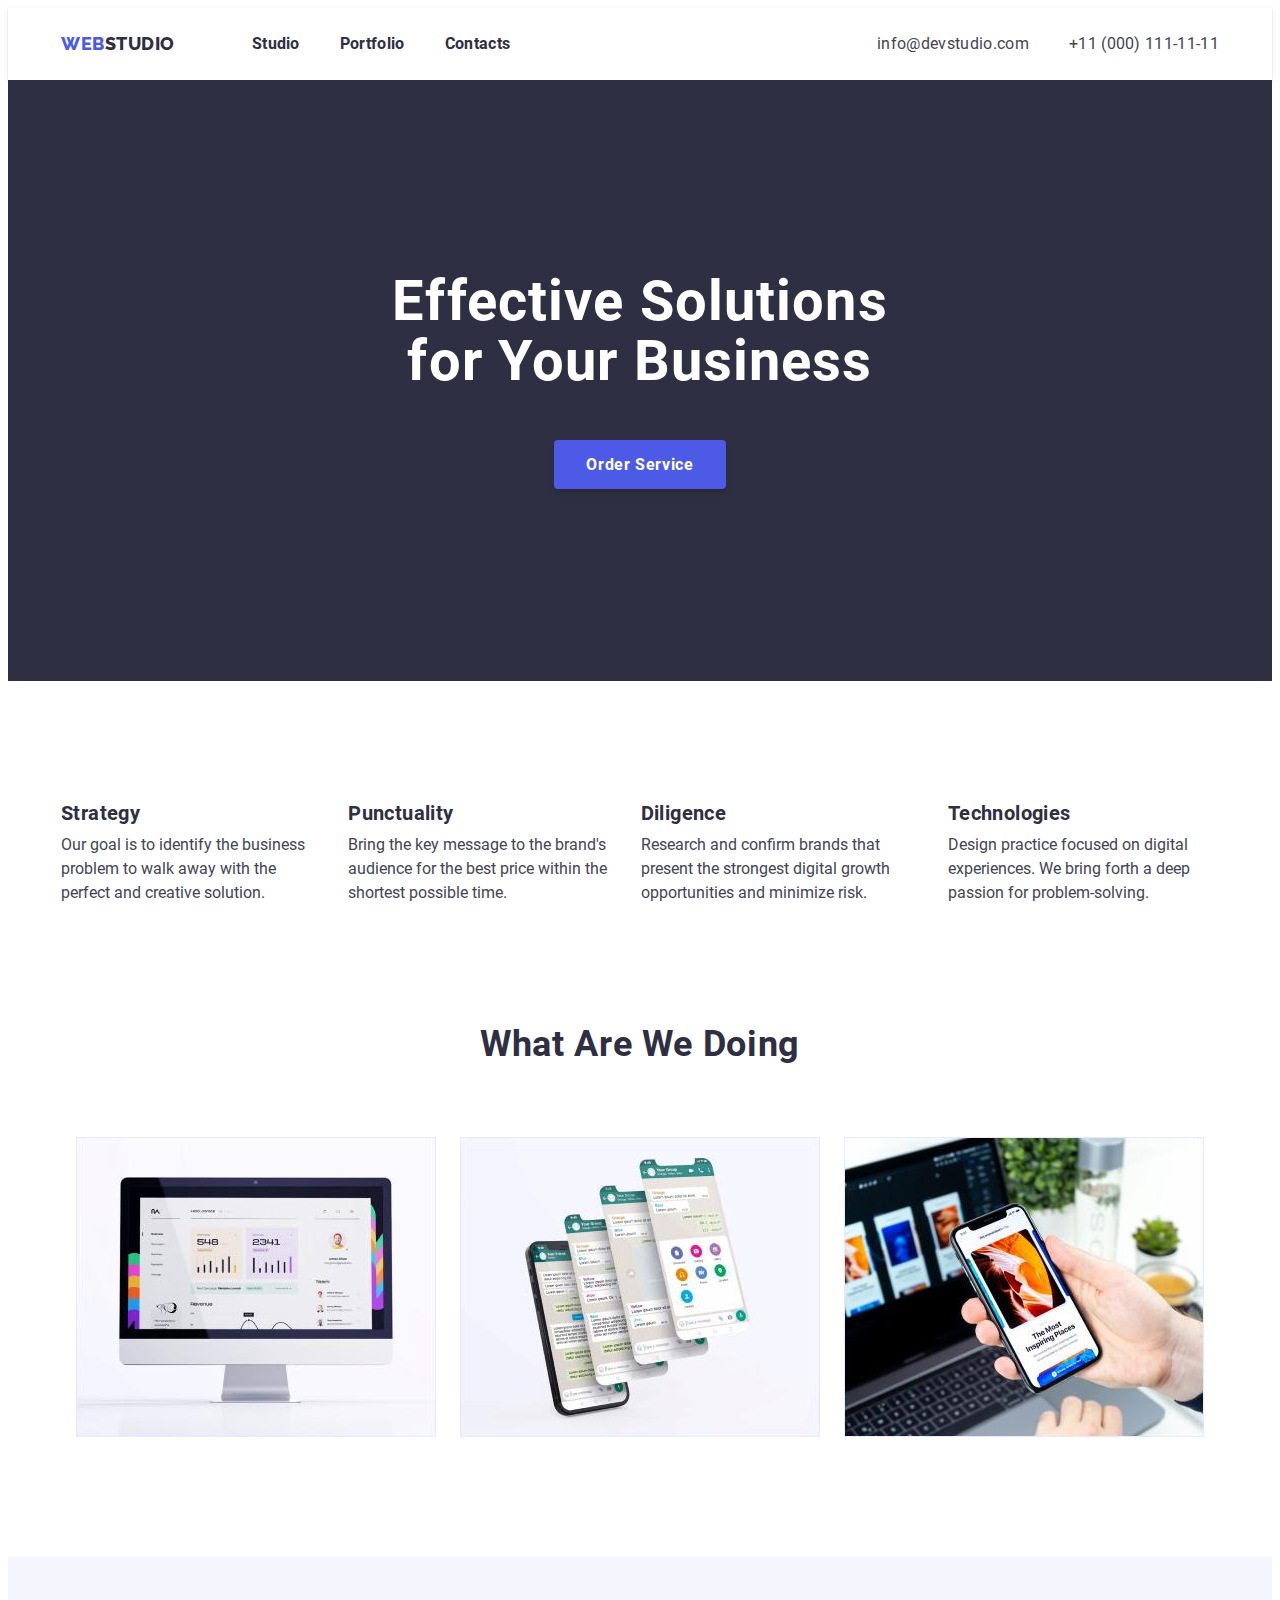
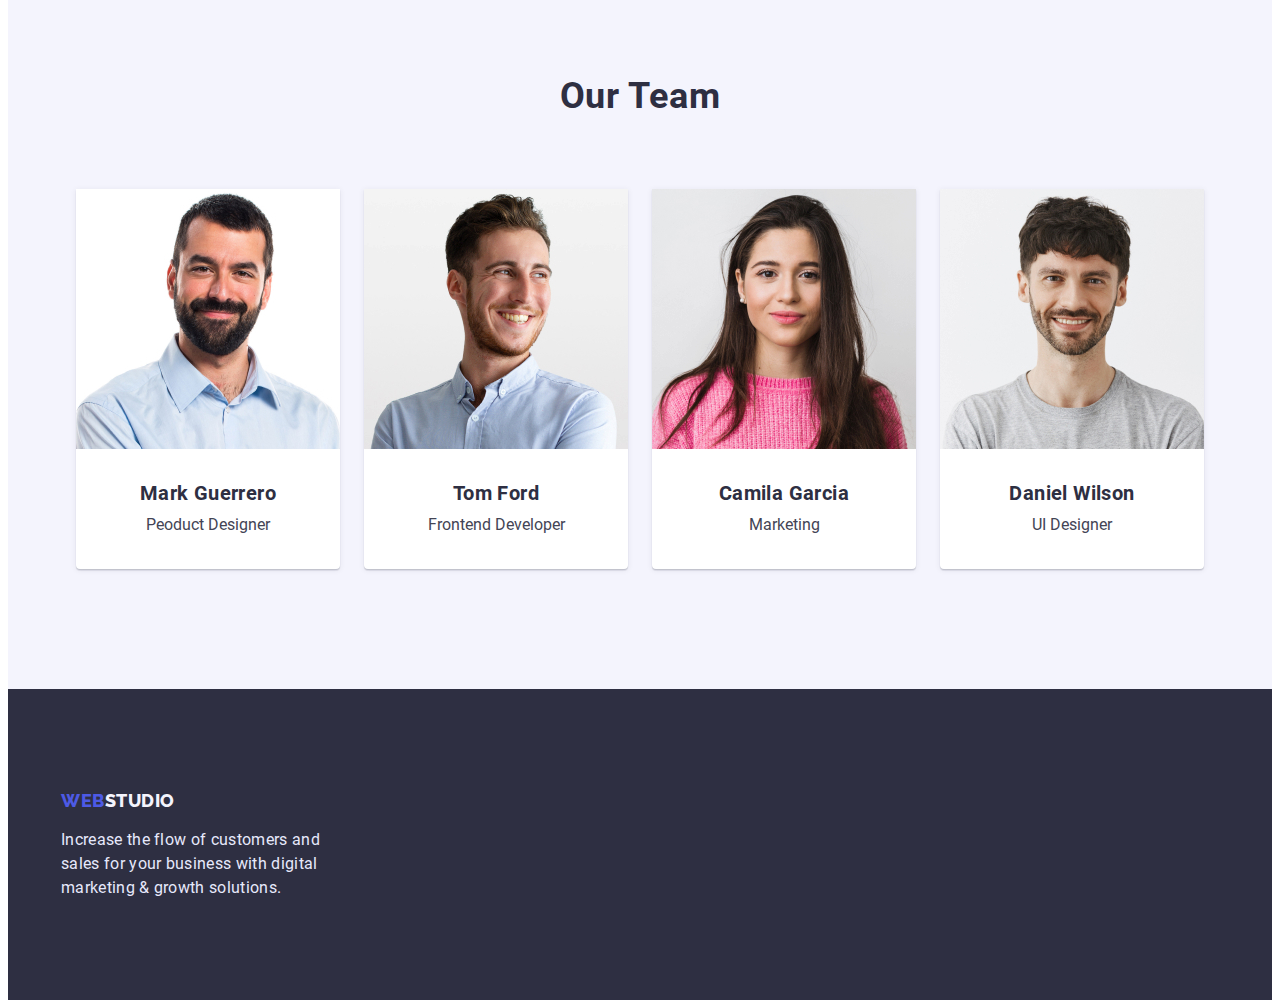
<file: index.html>
<!DOCTYPE html>
<html lang="en">
<head>
    <meta charset="UTF-8">
    <meta http-equiv="X-UA-Compatible" content="IE=edge">
    <meta name="viewport" content="width=device-width, initial-scale=1.0">
    <title>Module 1.1</title>
    
    <link rel="stylesheet" 
    href="https://cdnjs.cloudflare.com/ajax/libs/modern-normalize/1.1.0/modern-normalize.min.css" 
    integrity="sha512-wpPYUAdjBVSE4KJnH1VR1HeZfpl1ub8YT/NKx4PuQ5NmX2tKuGu6U/JRp5y+Y8XG2tV+wKQpNHVUX03MfMFn9Q==" 
    crossorigin="anonymous" 
    referrerpolicy="no-referrer" 
    />
    <link rel="stylesheet" href="./css/styles.css" />
</head>
<body>
    <!--HEADER-->
    <header class="head">
        <div class="container head-set">
        <nav class="main-nav"> 
        <a class="webstudio" href="./index.html"><span class="web-btn">WEB</span>STUDIO</a>
        <ul class="header-list">
        <li><a class="navigation link" href="./index.html">Studio</a></li>
        <li><a class="navigation link" href="./portfolio.html">Portfolio</a></li>
        <li><a class="navigation link" href="./index.html">Contacts</a></li>
        </ul>
        </nav>
         <ul class="header-list">
        <li><a class="contacts link" href="mailto:info@devstudio.com">info@devstudio.com</a>
        </li>
        <li><a class="contacts link" href="tel:+11(000)111-11-11">+11 (000) 111-11-11</a>
        </li>
    </ul>
    </div>
    </header>
    

<!--FIRST SECTION-->
    <main>
    <section class="head-section">
        <div class="container">
        <h1 class="heading">Effective Solutions <br> for Your Business</h1>
        <button class="header-btn btn" type="button">Order Service</button>
        </div>
    </section>

      <!--ABOUT-->
    
    <section class="section-about">
    <div class="container">
        <ul class="section-hero1">
            <li>
                <h3 class="hero">Strategy</h3>
                <p class="hero-text">Our goal is to identify the business
                problem to walk away with the perfect and creative solution. </p>
            </li>
            <li>
                <h3 class="hero">Punctuality</h3>
                <p class="hero-text">Bring the key message to the brand's audience for the best price within the shortest possible time.</p>
            </li>
            <li>
                <h3 class="hero">Diligence</h3>
                <p class="hero-text">Research and confirm brands that present the strongest digital growth opportunities and minimize risk.</p>
            </li>
            <li>
                <h3 class="hero">Technologies</h3>
                <p class="hero-text">Design practice focused on digital experiences. We bring forth a deep passion for problem-solving.</p>
            </li>
        </ul>
    </div>
    </section>
    <!--ABOUT-->
    <section class="section">
    <div class="container">
        <h2 class="about-us">What Are We Doing</h2>
        <ul class="photos">
            <li>
                <img width="360" height="300" src="./image/image-1.jpg" alt="photo-1-computer">
            </li>
            <li>
                <img width="360" height="300" src="./image/image-2.jpg" alt="photo-2-chats">
            </li>
            <li>
                <img width="360" height="300" src="./image/image-3.jpg" alt="photo-3-telephone">
            </li>
        </ul>
    </div>
    </section>
    
    <section class="section-back-color">
        <div class="container">
        <h2 class="about-us">Our Team</h2>
        <ul class="photos">
            <li class="section-about-us">
                <img width="264" height="260" src="./image/image-f1.jpg" alt="photo-4-first">
                <div class="aboutus-text">
                <h3 class="hero">Mark Guerrero</h3>
                <p class="hero-text">Peoduct Designer</p>
                </div>
            </li>
            <li class="section-about-us">
                <img width="264" height="260" src="./image/image-f2.jpg" alt="photo-5-second">
                <div class="aboutus-text">
                <h3 class="hero">Tom Ford</h3>
                <p class="hero-text">Frontend Developer</p>
                </div>
            </li>
            <li class="section-about-us">
                <img width="264" height="260" src="./image/image-f3.jpg" alt="photo-6-third">
                <div class="aboutus-text">
                <h3 class="hero">Camila Garcia</h3>
                <p class="hero-text">Marketing</p>
                </div>
            </li>
            <li class="section-about-us">
                <img width="264" height="260" src="./image/image-f4.jpg" alt="photo-7-fourth">
                <div class="aboutus-text">
                <h3 class="hero">Daniel Wilson</h3>
                <p class="hero-text">UI Designer</p>
                </div>
            </li>
        </ul>
    </div>
    </section>
    </main>
<!--FOOTER-->
    <footer class="footer">
        <div class="container">
        <a class="webstudio-footer" href="./index.html"><span class="web-btn">WEB</span>STUDIO</a>
        <p class="footer-info">Increase the flow of customers and sales for your business with digital marketing & growth solutions.</p>
        </div>
    </footer>
</body>
</html>
</file>
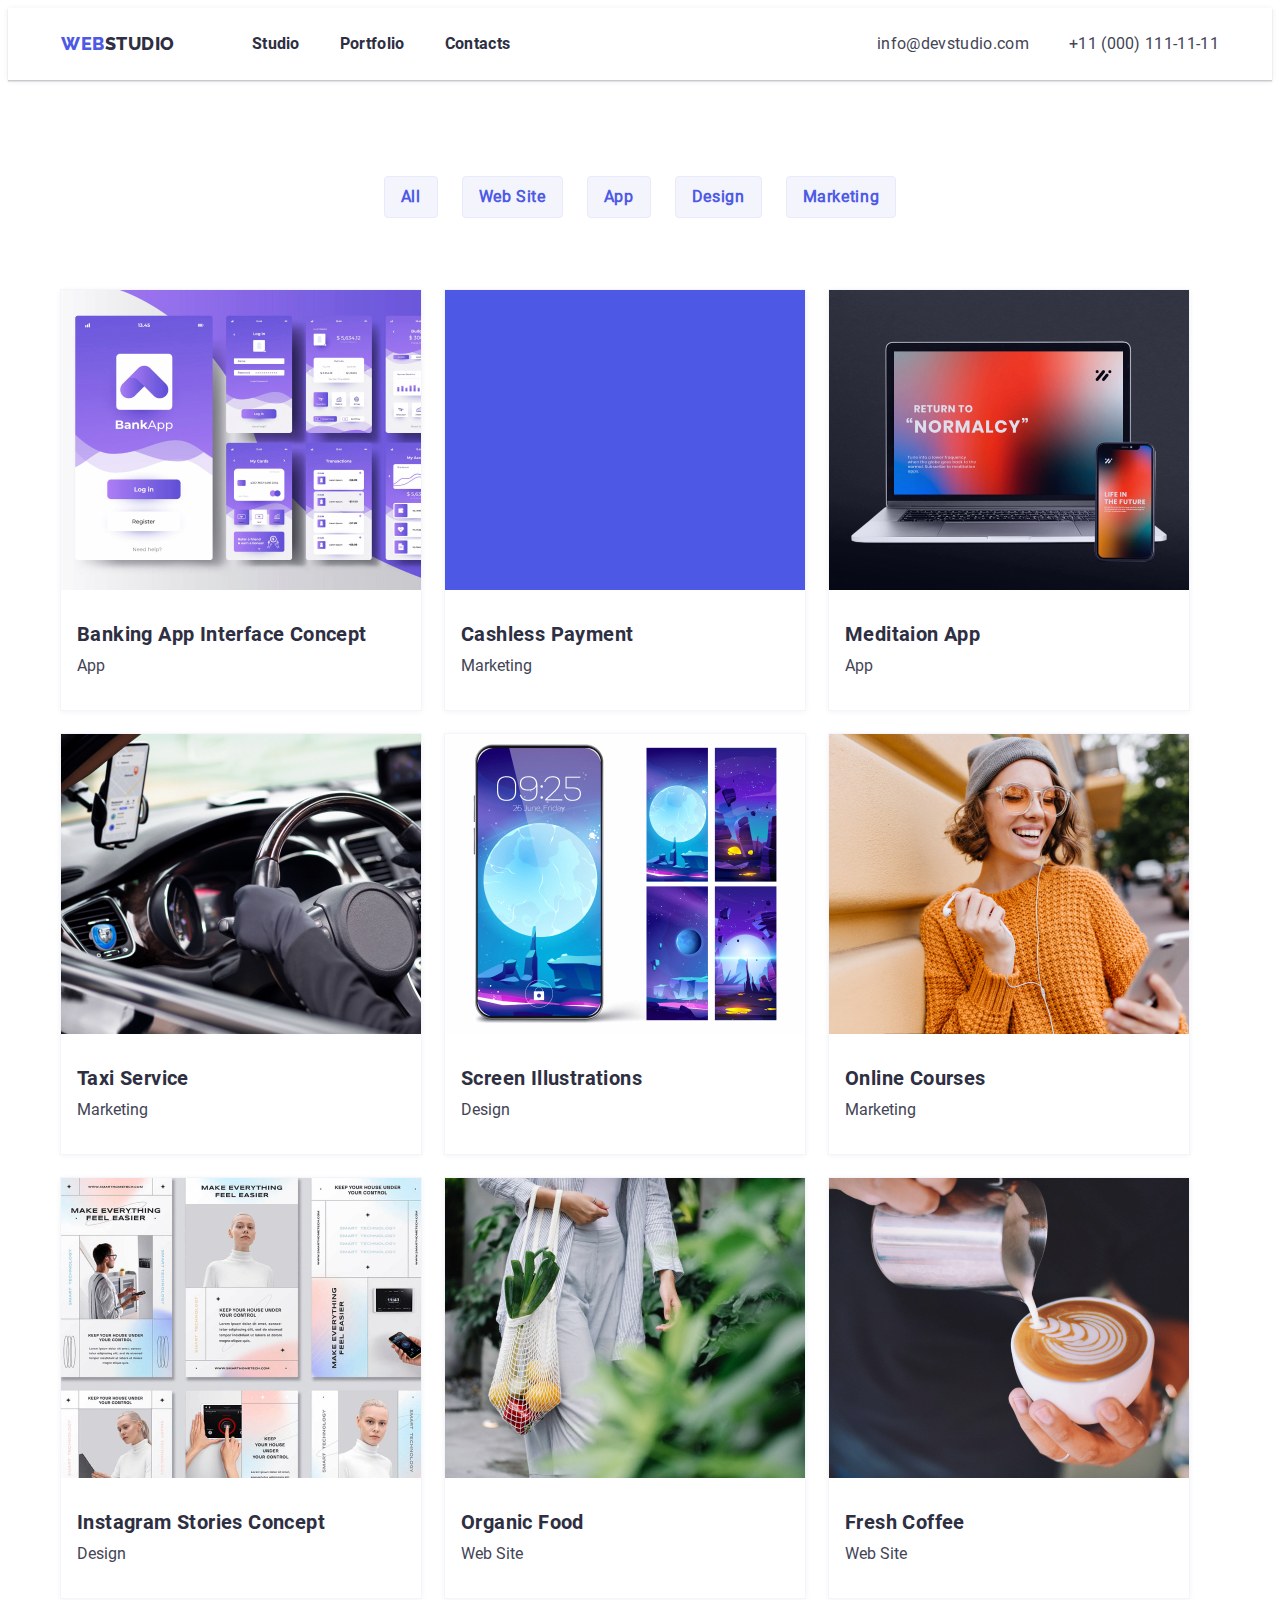
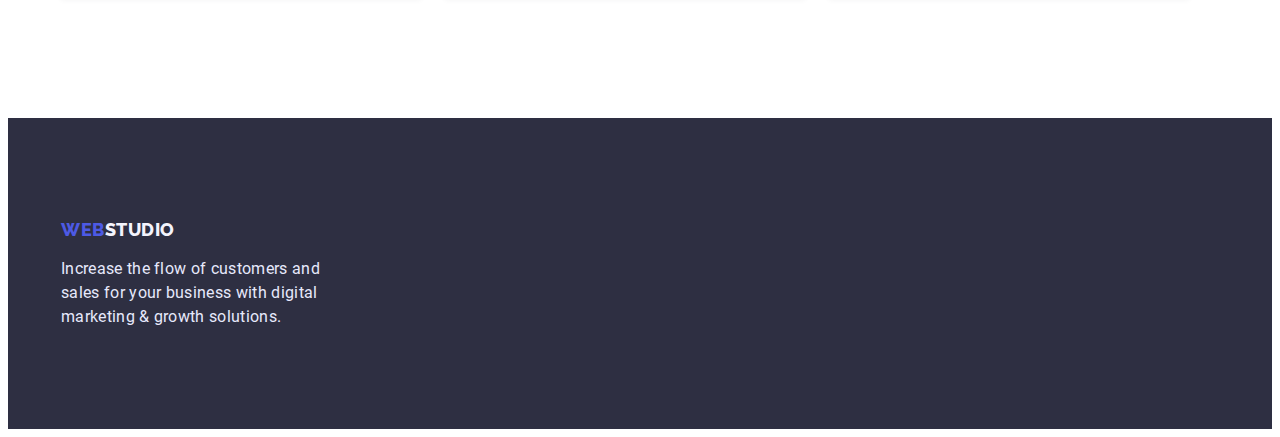
<file: portfolio.html>
<!DOCTYPE html>
<html lang="en">
<head>
    <meta charset="UTF-8">
    <meta http-equiv="X-UA-Compatible" content="IE=edge">
    <meta name="viewport" content="width=device-width, initial-scale=1.0">
    
    <link rel="stylesheet" 
    href="https://cdnjs.cloudflare.com/ajax/libs/modern-normalize/1.1.0/modern-normalize.min.css" 
    integrity="sha512-wpPYUAdjBVSE4KJnH1VR1HeZfpl1ub8YT/NKx4PuQ5NmX2tKuGu6U/JRp5y+Y8XG2tV+wKQpNHVUX03MfMFn9Q==" 
    crossorigin="anonymous" 
    referrerpolicy="no-referrer"
    />
   
    <link rel="stylesheet" href="./css/styles.css">
    <title>Portfolio</title>
</head>
<body>
    <!--HEADER-->
    <header class="head">
        <div class="container head-set">
        <nav class="main-nav">
            <a class="webstudio" href="./index.html"><span class="web-btn">WEB</span>STUDIO</a>
            <ul class="header-list">
                <li><a class="navigation link" href="./index.html">Studio</a></li>
                <li><a class="navigation link" href="./portfolio.html">Portfolio</a></li>
                <li><a class="navigation link" href="./index.html">Contacts</a></li>
                </ul>
        </nav>
        <ul class="header-list">
            <li><a class="contacts link" href="mailto:info@devstudio.com">info@devstudio.com</a>
            </li>
            <li><a class="contacts link" href="tel:+11(000)111-11-11">+11 (000) 111-11-11</a>
            </li>
        </ul>
    </div>
    </header>
<!--NAVIGATION-->
    <main>
        <section class="section-portfolio">
    <div class="container">
        <ul class="buttons">
            <li><button class="portfolio-btn">All</button></li> 
            <li><button class="portfolio-btn">Web Site</button></li> 
            <li><button class="portfolio-btn">App</button></li>
            <li><button class="portfolio-btn">Design</button></li>
            <li><button class="portfolio-btn">Marketing</button></li>
           </ul>
       
       <!--CONCEPTS-->
        <ul class="main-content-portfolio">
       <li class="photo-base">
        <img
        width="360" 
        src="./image/image-p1.jpg" 
        alt="Banking App">
        <div class="portfolio-text">
       <h3 class="hero">Banking App Interface Concept</h3>
       <p class="hero-text">App</p>
        </div>
       </li>
       <li class="photo-base">
        <img
        width="360" 
        src="./image/image-p2.jpg" 
        alt="Cashless">
        <div class="portfolio-text">
        <h3 class="hero">Cashless Payment</h3>
       <p class="hero-text">Marketing</p>
        </div>
       </li>
       <li class="photo-base">
        <img
        width="360" 
        src="./image/image-p3.jpg" 
        alt="Meditaion App">
        <div class="portfolio-text">
       <h3 class="hero">Meditaion App</h3>
       <p class="hero-text">App</p>
        </div>
       </li>
       <li class="photo-base">
        <img
        width="360" 
        src="./image/image-p4.jpg" 
        alt="Taxi Service">
        <div class="portfolio-text">
       <h3 class="hero">Taxi Service</h3>
       <p class="hero-text">Marketing</p>
        </div>
       </li>
       <li class="photo-base">
        <img
        width="360" 
        src="./image/image-p5.jpg" 
        alt="Screen Illustrations">
        <div class="portfolio-text">
       <h3 class="hero">Screen Illustrations</h3>
       <p class="hero-text">Design</p>
        </div>
       </li>
       <li class="photo-base">
        <img
        width="360" 
        src="./image/image-p6.jpg" 
        alt="Online Courses">
        <div class="portfolio-text">
       <h3 class="hero">Online Courses</h3>
       <p class="hero-text">Marketing</p>
        </div>
       </li>
       <li class="photo-base">
        <img
        width="360" 
        src="./image/image-p7.jpg" 
        alt="Instagram Stories Concept">
        <div class="portfolio-text">
       <h3 class="hero">Instagram Stories Concept</h3>
       <p class="hero-text">Design</p>
        </div>
       </li>
       <li class="photo-base">
        <img
        width="360" 
        src="./image/image-p8.jpg" 
        alt="Organic Food">
        <div class="portfolio-text">
       <h3 class="hero">Organic Food</h3>
       <p class="hero-text">Web Site</p>
       </div>
       </li>
       <li class="photo-base">
        <img
        width="360" 
        src="./image/image-p9.jpg" 
        alt="Fresh Coffee">
        <div class="portfolio-text"> 
       <h3 class="hero">Fresh Coffee</h3>
       <p class="hero-text">Web Site</p>
        </div>
       </li>
        </ul>
    </div>
     </section>
    </main>
<!--FOOTER-->
    <footer class="footer">
        <div class="container">
        <a class="webstudio-footer" href="./index.html"><span class="web-btn">WEB</span>STUDIO</a>
    <p class="footer-info">Increase the flow of customers and sales for your business with digital marketing & growth solutions.</p>
        </div>
    </footer>

</body>
</html>
</file>
<file: css/styles.css>
/* FONTS */
@font-face {
    font-family:"Roboto-bold";
    src: url("../fonts/Roboto-Bold.ttf");
}
@font-face {
    font-family:"Roboto-medium";
    src: url("../fonts/Roboto-Medium.ttf");
}
@font-face {
    font-family:"Roboto-regular";
    src: url("../fonts/Roboto-Regular.ttf");
}
@font-face {
    font-family:"Raleway-extra";
    src: url("../fonts/Raleway-ExtraBold.ttf");
}
/* FONTS END */



/* HEADER */
h1,
h2,
h3,
h4,
p {
  margin-top: 0;
  margin-bottom: 0;
}

ul,
ol {
  margin-top: 0;
  margin-bottom: 0;
  padding-left: 0;
  padding-right: 0;
}


:root {
 --primary-text-color:#434455;
 --title-text-color: #2E2F42;
 --logo-color: #4D5AE5;
}

a:hover {
    color:  blue
}
a:focus {
color: blue;
}

.webstudio {
font-family:"Raleway-extra";
text-decoration: none;
font-size: 18px;
line-height: 1.3;
letter-spacing: 0.03em;
color: #2E2F42;
margin-right: 77px;
}

.link {
font-family: inherit;
}

img {
    display: block;
    max-width: 100%;
    height: auto;
  }

.btn:hover{
    color: blue;
}
.btn {
font-family: 'Roboto-bold';
font-size: 16px;
line-height: 1.1;
letter-spacing: 0.04em;
color: #FFFFFF;
background-color: #4D5AE5;
box-shadow: 0px 4px 4px rgba(0, 0, 0, 0.15);
border-radius: 4px;
border: none;
cursor: pointer;
padding: 16px 32px;
display: flex;
gap:10px;
margin-right: auto;
margin-left: auto;
}

.navigation{
font-family:"Roboto-bold";
font-size: 16px;
line-height: 1.5;
letter-spacing: 0.02em;
color: #2E2F42;
text-decoration: none;
}
.contacts {
    font-family:"Roboto-regular";
    font-size: 16px;
    line-height: 1.5;
    letter-spacing: 0.02em;
    color: #434455;
    text-decoration: none;
}
.heading {
font-family:"Roboto-bold";  
font-size: 56px;
line-height: 1.07;
text-align: center;
letter-spacing: 0.02em;
color: #FFFFFF;
padding-bottom: 48px;
}

.head-section {
    background-color: #2E2F42 ;
    padding: 192px 0px 192px 0px;
    text-align: center;
    margin: 0;
}

.head {
    padding-top: 24px;
    padding-bottom: 24px;
    box-shadow: 0px 2px 1px rgba(46, 47, 66, 0.08), 0px 1px 1px rgba(46, 47, 66, 0.16), 0px 1px 6px rgba(46, 47, 66, 0.08);
}

.head-set {
    display: flex;
    justify-content: space-between;
}
.main-nav {
    display: flex;
    align-items: center;
}
.header-list  {
    list-style: none;
    display: flex;
    align-items: center;
    gap: 40px;
}

ul {
    list-style: none;
}
/* HEADER END */


/* MAIN INFO*/
.hero {
font-family: 'Roboto-bold';
font-size: 20px;
line-height: 1.2;
letter-spacing: 0.02em;
color: #2E2F42;
text-decoration: none;
margin-bottom: 8px;
} 
.hero-text {
font-family: 'Roboto-regular';
font-size: 16px;
line-height: 1.5;
color: #434455;
}
.about-us {
font-family: 'Roboto-bold';
font-size: 36px;
line-height: 1.1;
letter-spacing: 0.02em;
text-align: center;
margin-bottom: 72px;
color: #2E2F42;

}
.web-btn {
font-family: 'Raleway-extra';
font-size: 18px;
line-height: 1.3;
letter-spacing: 0.03em;
color: #4D5AE5;

}
.footer-info {
font-family: 'Roboto-regular';
font-size: 16px;
line-height: 1.5;
letter-spacing: 0.02em;
color: #E7E9FC;
max-width: 264px;
margin-top: 16px;
}
.footer {
    background-color: #2E2F42;
    padding-top: 100px;
    padding-bottom: 100px;
}
.webstudio-footer {
   font-family:"Raleway-extra";
   text-decoration: none;
   font-size: 18px;
   line-height: 1.3;
   display: flex;
   align-items: center;
   letter-spacing: 0.03em;
   text-transform: uppercase;
   color: #F4F4FD;
}
.hero-photo {
   font-family: 'Roboto-regular';
   font-size: 16px;
   line-height: 1.5;
   letter-spacing: 0.02em;
   margin-top: 10px;
}

.section-hero1 {
    display: flex;
    gap: 24px;
    justify-content: center;
}
.container {
    width: 1158px;
    margin: 0 auto;
    padding-left: 12px;
    padding-right: 12px;
}
.section {
    padding-bottom: 120px;
    padding-bottom:120px;
}
.section-about-us {
    box-shadow: 0px 1px 6px rgba(46, 47, 66, 0.08), 0px 1px 1px rgba(46, 47, 66, 0.16), 0px 2px 1px rgba(46, 47, 66, 0.08);
    border-radius: 0px 0px 4px 4px; 
    text-align: center;
    background: #FFFFFF;
    min-width: 264px;
}
.photos {
    display: flex;
    gap: 24px;
    justify-content: center;
    padding-left: 0;
}
.aboutus-text {
    padding-top: 32px;
    padding-bottom: 32px;
}
.section-back-color {
    padding-top: 120px;
    padding-bottom: 120px;
    background: #F4F4FD;
}

/*PORTFOLIO*/
.section-portfolio {
    padding-top: 96px;
    padding-bottom: 120px;
}
.buttons {
    display: flex;
    gap: 24px;
    margin-bottom: 72px;
    padding-right: 0;
    justify-content: center;
    align-items: center;
}
.portfolio-btn {
    font-family: 'Roboto-regular';
    background: #F4F4FD;
    border: 1px solid #E7E9FC;
    border-radius: 4px;
    padding: 8px 16px;
    color: #4D5AE5;
    letter-spacing: 0.04em;
    font-weight: 600;
    font-size: 16px;
    line-height: 24px;
}
button:hover {
    background: #4D5AE5;
    box-shadow: 0px 3px 1px rgba(0, 0, 0, 0.1), 0px 2px 1px rgba(0, 0, 0, 0.08), 0px 2px 2px rgba(0, 0, 0, 0.12);
    border-radius: 4px;
    color: #FFFFFF;
    cursor: pointer;
    }
    .main-content-portfolio {
    display: flex;
    flex-wrap: wrap;
    gap: 24px;
    }
    .photo-base {
    width: 360px;
    height: 420px;
    left: 156px;
    top: 288px;
    background: #FFFFFF;
    outline: 0.5px solid #F4F4FD;
    box-shadow: 0px 1px 6px rgba(46, 47, 66, 0.08);
    }
    .portfolio-text {
    padding-top: 32px;
    padding-left: 16px;
    padding-bottom: 32px;
    }
    .section-about {
        padding-top: 120px;
        padding-bottom: 120px;
    }
</file>
